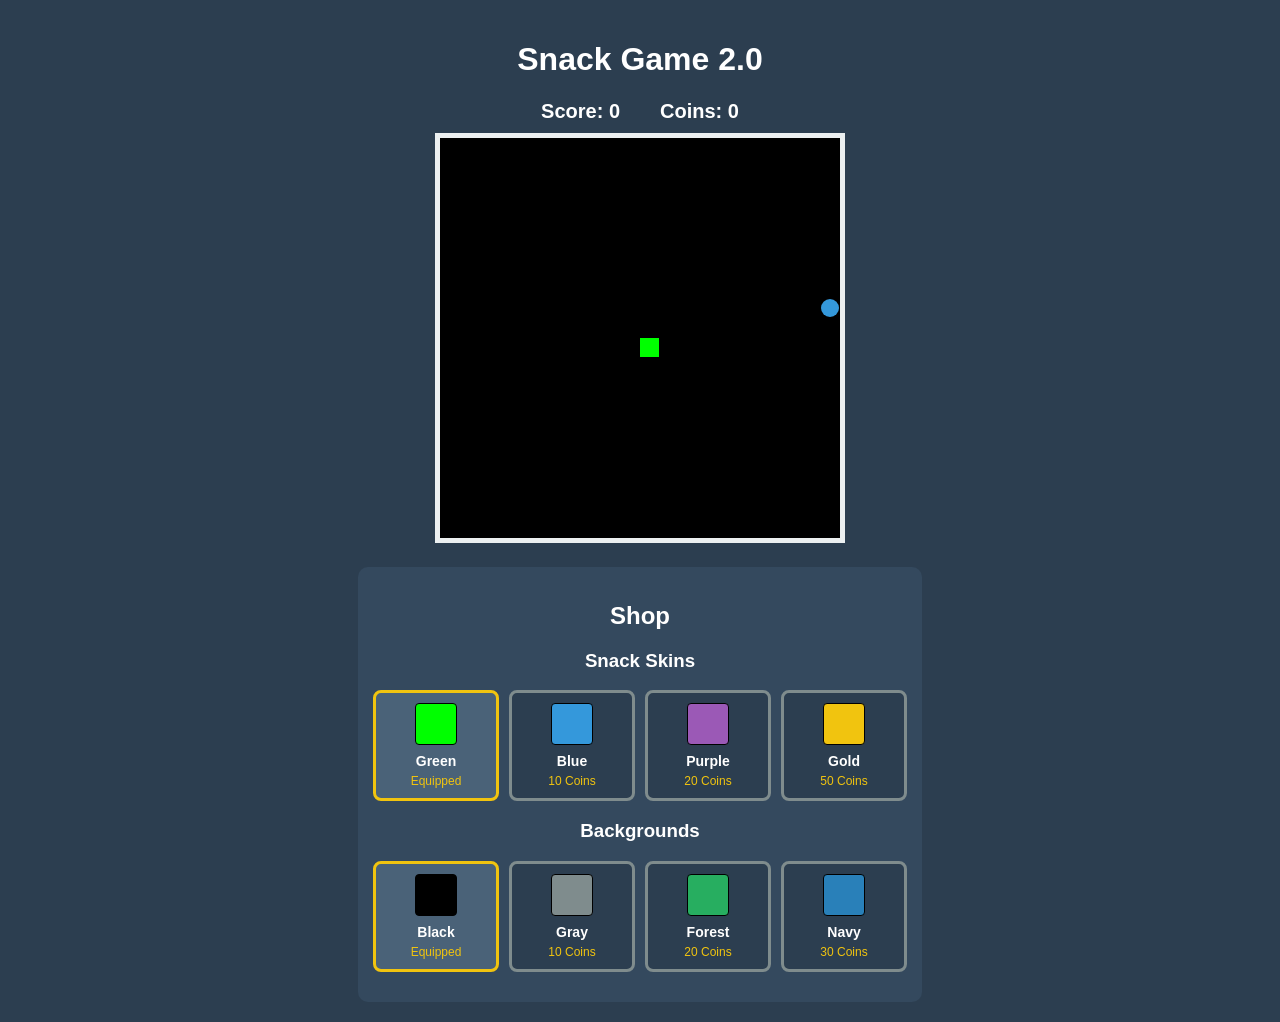
<file: index.html>
<!DOCTYPE html>
<html lang="en">
<head>
    <meta charset="UTF-8">
    <meta name="viewport" content="width=device-width, initial-scale=1.0">
    <title>Snack Game 2.0</title>
    <link rel="stylesheet" href="style.css">
</head>
<body>
    <div id="game-container">
        <h1>Snack Game 2.0</h1>
        <div id="score-container">
            <span>Score: <span id="score">0</span></span>
            <span>Coins: <span id="coins">0</span></span>
        </div>
        <div id="canvas-wrapper">
            <canvas id="gameCanvas" width="400" height="400"></canvas>
            <div id="game-over-overlay">
                <h2>Game Over!</h2>
                <p>Score: <span id="final-score">0</span></p>
                <button id="restart-btn">Restart</button>
            </div>
        </div>

        <div id="shop-container">
            <h2>Shop</h2>
            <div class="shop-section">
                <h3>Snack Skins</h3>
                <div id="snack-skins" class="shop-items">
                    <!-- Skins will be injected here -->
                </div>
            </div>
            <div class="shop-section">
                <h3>Backgrounds</h3>
                <div id="background-skins" class="shop-items">
                    <!-- Backgrounds will be injected here -->
                </div>
            </div>
        </div>
    </div>
    <script src="script.js"></script>
</body>
</html>
</file>
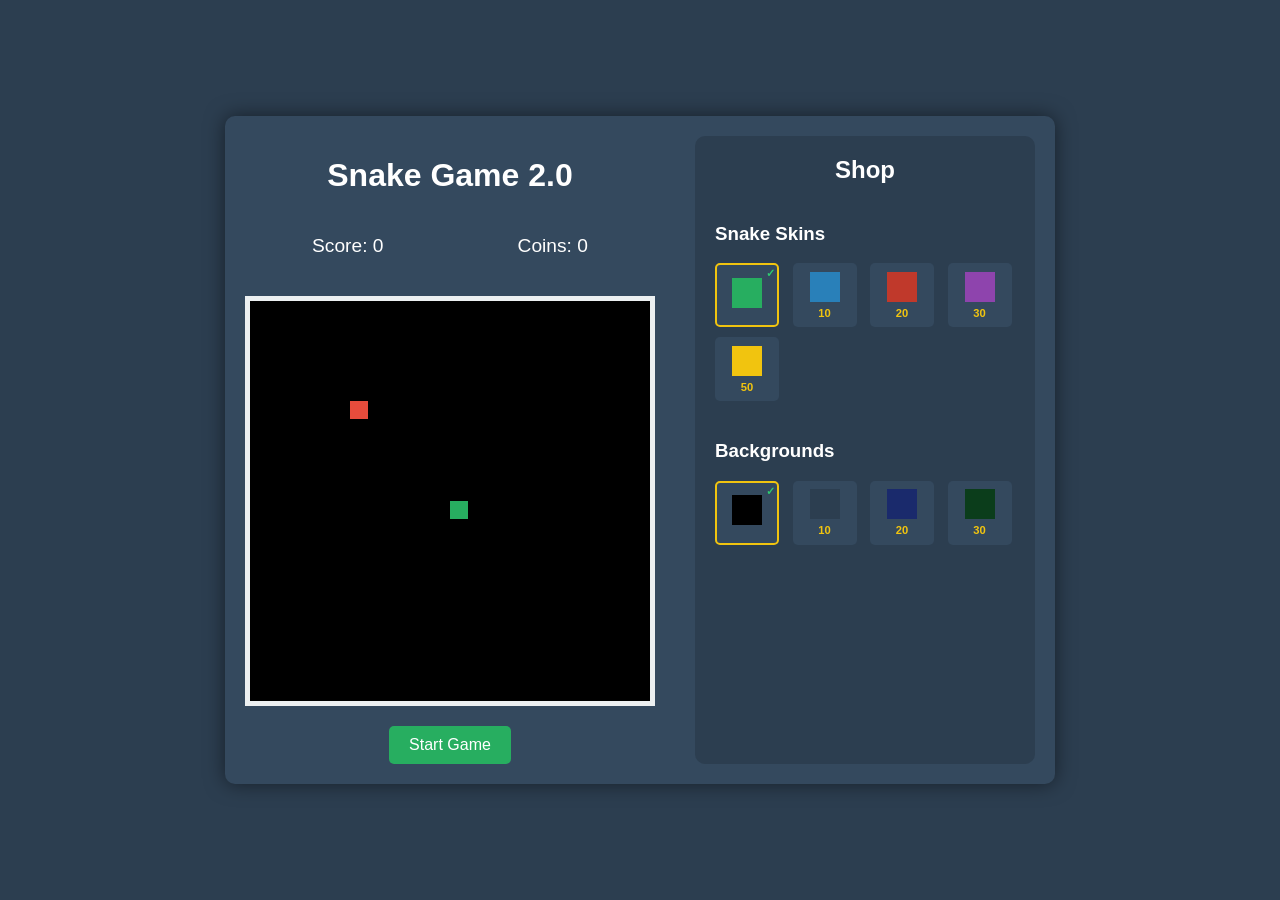
<file: snake_game_2.0/index.html>
<!DOCTYPE html>
<html lang="en">
<head>
    <meta charset="UTF-8">
    <meta name="viewport" content="width=device-width, initial-scale=1.0">
    <title>Snake Game 2.0</title>
    <link rel="stylesheet" href="css/style.css">
</head>
<body>
    <div class="container">
        <div class="game-area">
            <h1>Snake Game 2.0</h1>
            <div class="stats">
                <p>Score: <span id="score">0</span></p>
                <p>Coins: <span id="coins">0</span></p>
            </div>
            <canvas id="snakeGame" width="400" height="400"></canvas>
            <div class="controls">
                <button id="startBtn">Start Game</button>
                <button id="restartBtn" style="display: none;">Restart</button>
            </div>
        </div>

        <div class="shop">
            <h2>Shop</h2>
            <div class="shop-sections">
                <div class="shop-section">
                    <h3>Snake Skins</h3>
                    <div id="snake-skins" class="skin-list">
                        <!-- Snake skins will be populated by JS -->
                    </div>
                </div>
                <div class="shop-section">
                    <h3>Backgrounds</h3>
                    <div id="bg-skins" class="skin-list">
                        <!-- Background skins will be populated by JS -->
                    </div>
                </div>
            </div>
        </div>
    </div>
    <script src="js/script.js"></script>
</body>
</html>
</file>
<file: style.css>
body {
    display: flex;
    justify-content: center;
    align-items: center;
    min-height: 100vh;
    margin: 0;
    padding: 20px 0;
    box-sizing: border-box;
    background-color: #2c3e50;
    color: white;
    font-family: 'Segoe UI', Tahoma, Geneva, Verdana, sans-serif;
}

#game-container {
    text-align: center;
    max-width: 600px;
    margin: 0 auto;
}

#score-container {
    display: flex;
    justify-content: center;
    gap: 40px;
    margin-bottom: 10px;
    font-size: 20px;
    font-weight: bold;
}

#canvas-wrapper {
    position: relative;
    display: inline-block;
    margin: 0 auto;
}

canvas {
    border: 5px solid #ecf0f1;
    display: block;
    margin: 0 auto;
}

#game-over-overlay {
    position: absolute;
    top: 0;
    left: 0;
    width: 100%;
    height: 100%;
    background: rgba(0, 0, 0, 0.85);
    display: none;
    flex-direction: column;
    justify-content: center;
    align-items: center;
    box-sizing: border-box;
}

#game-over-overlay h2 {
    font-size: 32px;
    margin: 0 0 10px;
    color: #e74c3c;
}

#game-over-overlay p {
    font-size: 20px;
    margin: 0 0 20px;
}

#restart-btn {
    padding: 10px 24px;
    font-size: 16px;
    background-color: #2ecc71;
    color: white;
    border: none;
    border-radius: 5px;
    cursor: pointer;
    font-family: inherit;
    font-weight: bold;
    transition: background-color 0.2s;
}

#restart-btn:hover {
    background-color: #27ae60;
}

#shop-container {
    margin-top: 20px;
    background-color: #34495e;
    padding: 15px;
    border-radius: 10px;
}

.shop-items {
    display: flex;
    justify-content: center;
    gap: 10px;
    flex-wrap: wrap;
    margin-bottom: 15px;
}

.shop-item {
    background-color: #2c3e50;
    border: 3px solid #7f8c8d;
    border-radius: 8px;
    padding: 10px;
    width: 100px;
    cursor: pointer;
    transition: transform 0.3s;
}

.shop-item:hover {
    transform: translateY(-5px);
}

.shop-item.owned {
    border-color: #27ae60;
}

.shop-item.equipped {
    border-color: #f1c40f;
    background-color: #4a6278;
}

.skin-preview {
    width: 40px;
    height: 40px;
    margin: 0 auto 8px;
    border: 1px solid #000;
    border-radius: 4px;
}

.item-name {
    display: block;
    font-size: 14px;
    font-weight: 600;
    margin-bottom: 5px;
}

.item-price {
    display: block;
    font-size: 12px;
    color: #f1c40f;
    font-weight: 500;
}
</file>
<file: snake_game_2.0/css/style.css>
body {
    font-family: Arial, sans-serif;
    background-color: #2c3e50;
    color: white;
    display: flex;
    justify-content: center;
    align-items: center;
    min-height: 100vh;
    margin: 0;
}

.container {
    display: flex;
    flex-direction: row;
    gap: 40px;
    padding: 20px;
    background-color: #34495e;
    border-radius: 10px;
    box-shadow: 0 0 20px rgba(0,0,0,0.5);
}

.game-area {
    text-align: center;
}

canvas {
    border: 5px solid #ecf0f1;
    background-color: #000;
    display: block;
    margin: 20px auto;
}

.stats {
    display: flex;
    justify-content: space-around;
    font-size: 1.2rem;
    margin-bottom: 10px;
}

.controls button {
    padding: 10px 20px;
    font-size: 1rem;
    cursor: pointer;
    background-color: #27ae60;
    color: white;
    border: none;
    border-radius: 5px;
    transition: background-color 0.3s;
}

.controls button:hover {
    background-color: #2ecc71;
}

.shop {
    width: 300px;
    background-color: #2c3e50;
    padding: 20px;
    border-radius: 10px;
}

.shop h2 {
    text-align: center;
    margin-top: 0;
}

.shop-sections {
    display: flex;
    flex-direction: column;
    gap: 20px;
}

.skin-list {
    display: grid;
    grid-template-columns: repeat(auto-fill, minmax(60px, 1fr));
    gap: 10px;
    margin-top: 10px;
}

.skin-item {
    width: 60px;
    height: 60px;
    border: 2px solid transparent;
    border-radius: 5px;
    cursor: pointer;
    display: flex;
    flex-direction: column;
    justify-content: center;
    align-items: center;
    font-size: 0.7rem;
    background-color: #34495e;
    transition: transform 0.2s, border-color 0.2s;
    position: relative;
}

.skin-item:hover {
    transform: scale(1.05);
}

.skin-item.selected {
    border-color: #f1c40f;
}

.skin-item.owned::after {
    content: '✓';
    position: absolute;
    top: 2px;
    right: 2px;
    color: #2ecc71;
    font-weight: bold;
}

.skin-preview {
    width: 30px;
    height: 30px;
    margin-bottom: 5px;
}

.price {
    font-weight: bold;
    color: #f1c40f;
}
</file>
